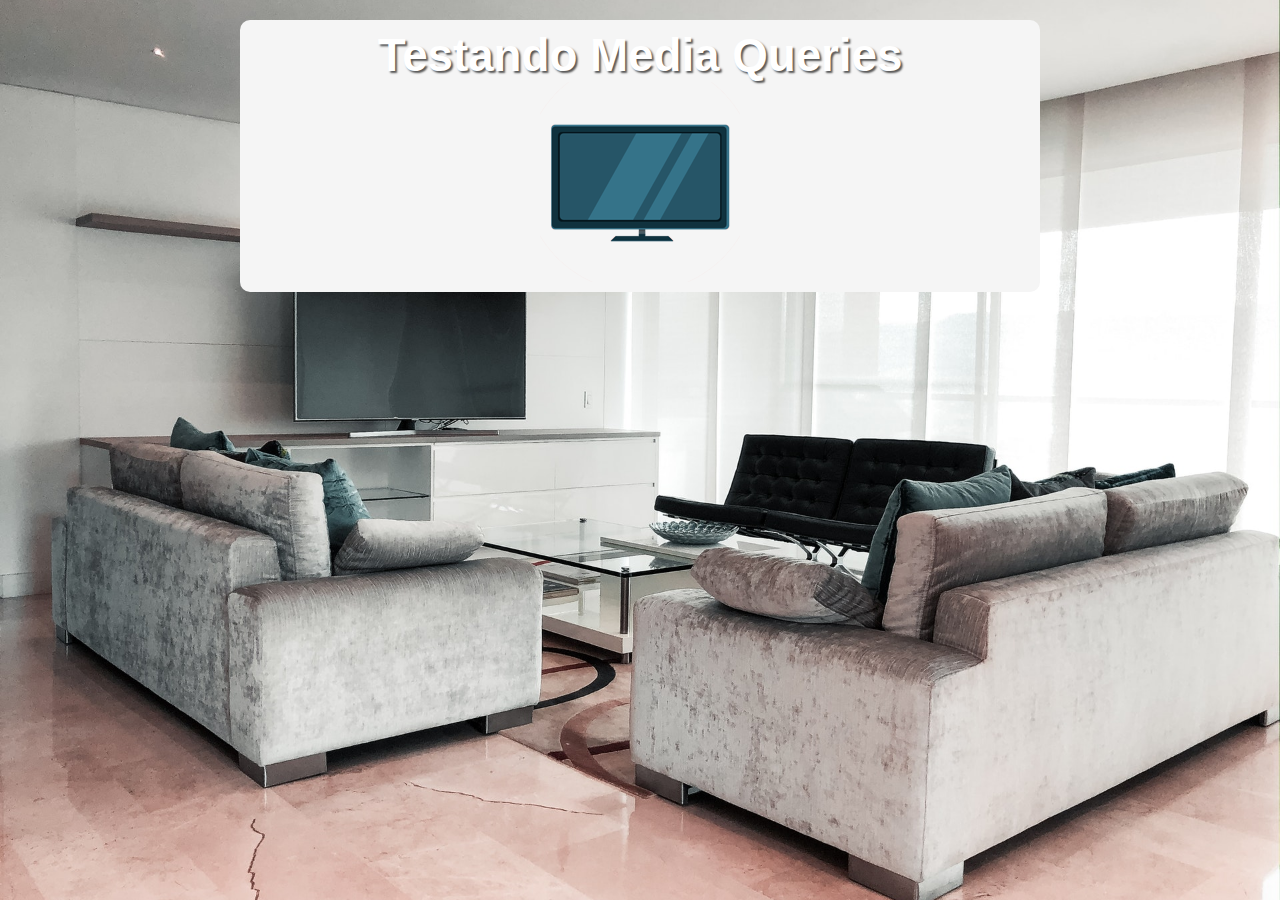
<file: mq004_desafio/index.html>
<!DOCTYPE html>
<html lang="pt-br">
<head>
    <meta charset="UTF-8">
    <meta http-equiv="X-UA-Compatible" content="IE=edge">
    <meta name="viewport" content="width=device-width, initial-scale=1.0">
    <link rel="stylesheet" href="estilos/style.css">
    <link rel="stylesheet" href="estilos/media-queries.css">
    <title>Medias Queries</title>
</head>
<body>
    <main>
        <h1>Testando Media Queries</h1>
        <img id="phone" src="imagens/icon-phone.png" alt="Acessando via smartphone">
        <img id="tablet" src="imagens/icon-tablet.png" alt="Acessando via Tablet">
        <img id="impressora" src="imagens/icon-print.png" alt="Versão para impressão">
        <img id="pc" src="imagens/icon-pc.png" alt="Versão para Desktop">
        <img id="tv" src="imagens/icon-tv.png" alt="Versão para TV">
    </main> 

    
</body>
</html>
</file>
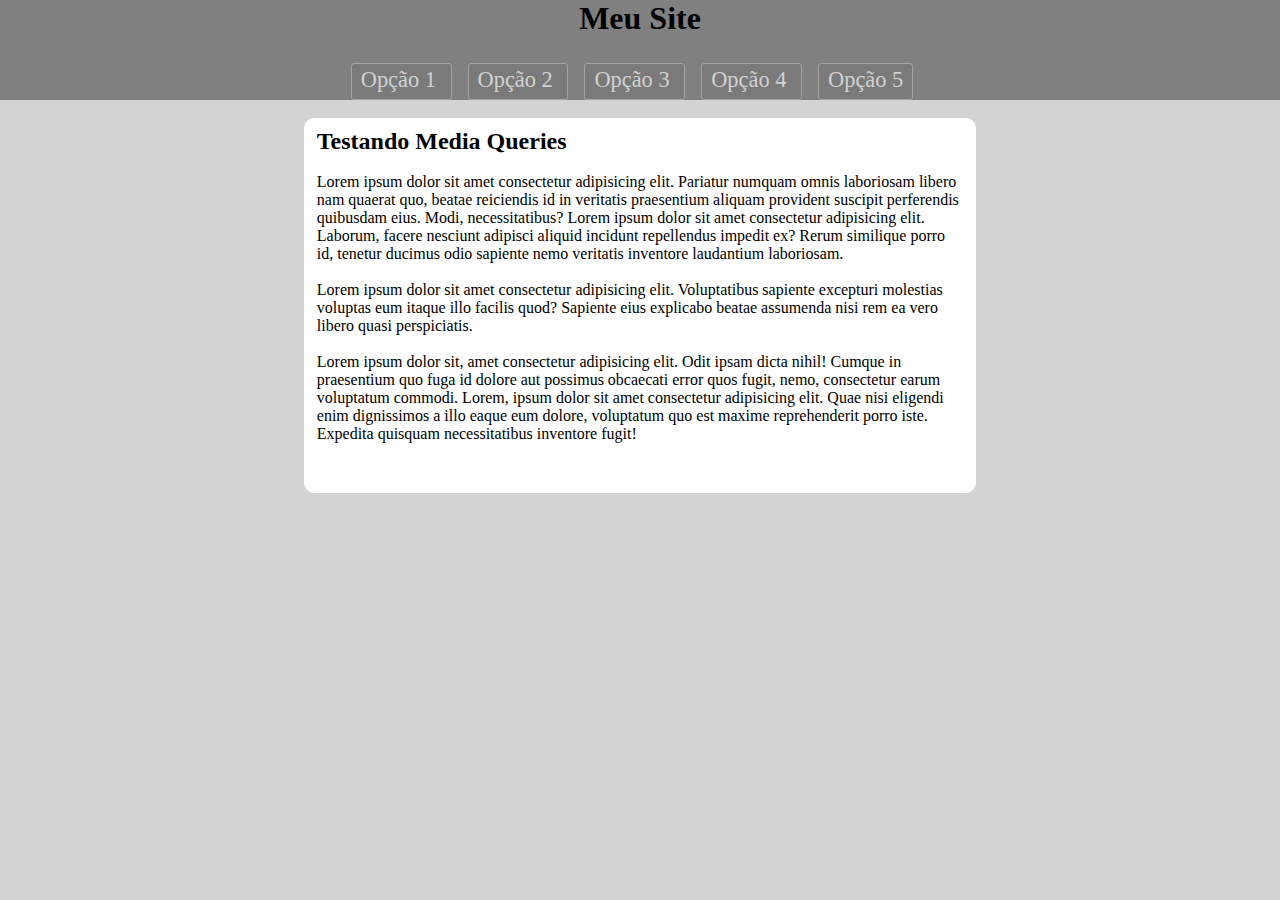
<file: mq005_desafio/index.html>
<!DOCTYPE html>
<html lang="pt-br">
<head>
    <meta charset="UTF-8">
    <meta http-equiv="X-UA-Compatible" content="IE=edge">
    <meta name="viewport" content="width=device-width, initial-scale=1.0">
    <link rel="stylesheet" href="estilos/style.css">
    <title>Media Queries 005</title>
</head>
<body onresize="mudouTamanho()">
    <header id="cabeca">
        <h1>Meu Site</h1>
        
        <li id="first" onclick="clicar()"> <a   href="#">☰</a></li> 
        <nav id="res"> 
            <ul> 

                <li><a href="#">Opção 1 </a></li>
                <li> <a href="#">Opção 2 </a></li>
                <li> <a href="#">Opção 3 </a></li>
                <li> <a href="#">Opção 4 </a></li>
                <li> <a href="#">Opção 5 </a></li>
            
        </ul> 
    </nav>
    </header>


    <main>
        <article>

            <h2> Testando Media Queries</h2>
            <br>
            <p> Lorem ipsum dolor sit amet consectetur adipisicing elit. Pariatur numquam omnis laboriosam libero nam quaerat quo, beatae reiciendis id in veritatis praesentium aliquam provident suscipit perferendis quibusdam eius. Modi, necessitatibus? Lorem ipsum dolor sit amet consectetur adipisicing elit. Laborum, facere nesciunt adipisci aliquid incidunt repellendus impedit ex? Rerum similique porro id, tenetur ducimus odio sapiente nemo veritatis inventore laudantium laboriosam.</p>
            <br>
            <p>Lorem ipsum dolor sit amet consectetur adipisicing elit. Voluptatibus sapiente excepturi molestias voluptas eum itaque illo facilis quod? Sapiente eius explicabo beatae assumenda nisi rem ea vero libero quasi perspiciatis.</p>
            <br>
            <p> Lorem ipsum dolor sit, amet consectetur adipisicing elit. Odit ipsam dicta nihil! Cumque in praesentium quo fuga id dolore aut possimus obcaecati error quos fugit, nemo, consectetur earum voluptatum commodi. Lorem, ipsum dolor sit amet consectetur adipisicing elit. Quae nisi eligendi enim dignissimos a illo eaque eum dolore, voluptatum quo est maxime reprehenderit porro iste. Expedita quisquam necessitatibus inventore fugit!</p>
        </article>
    </main>
    

    <script src="scripts.js"></script>
</body>

</html>
</file>
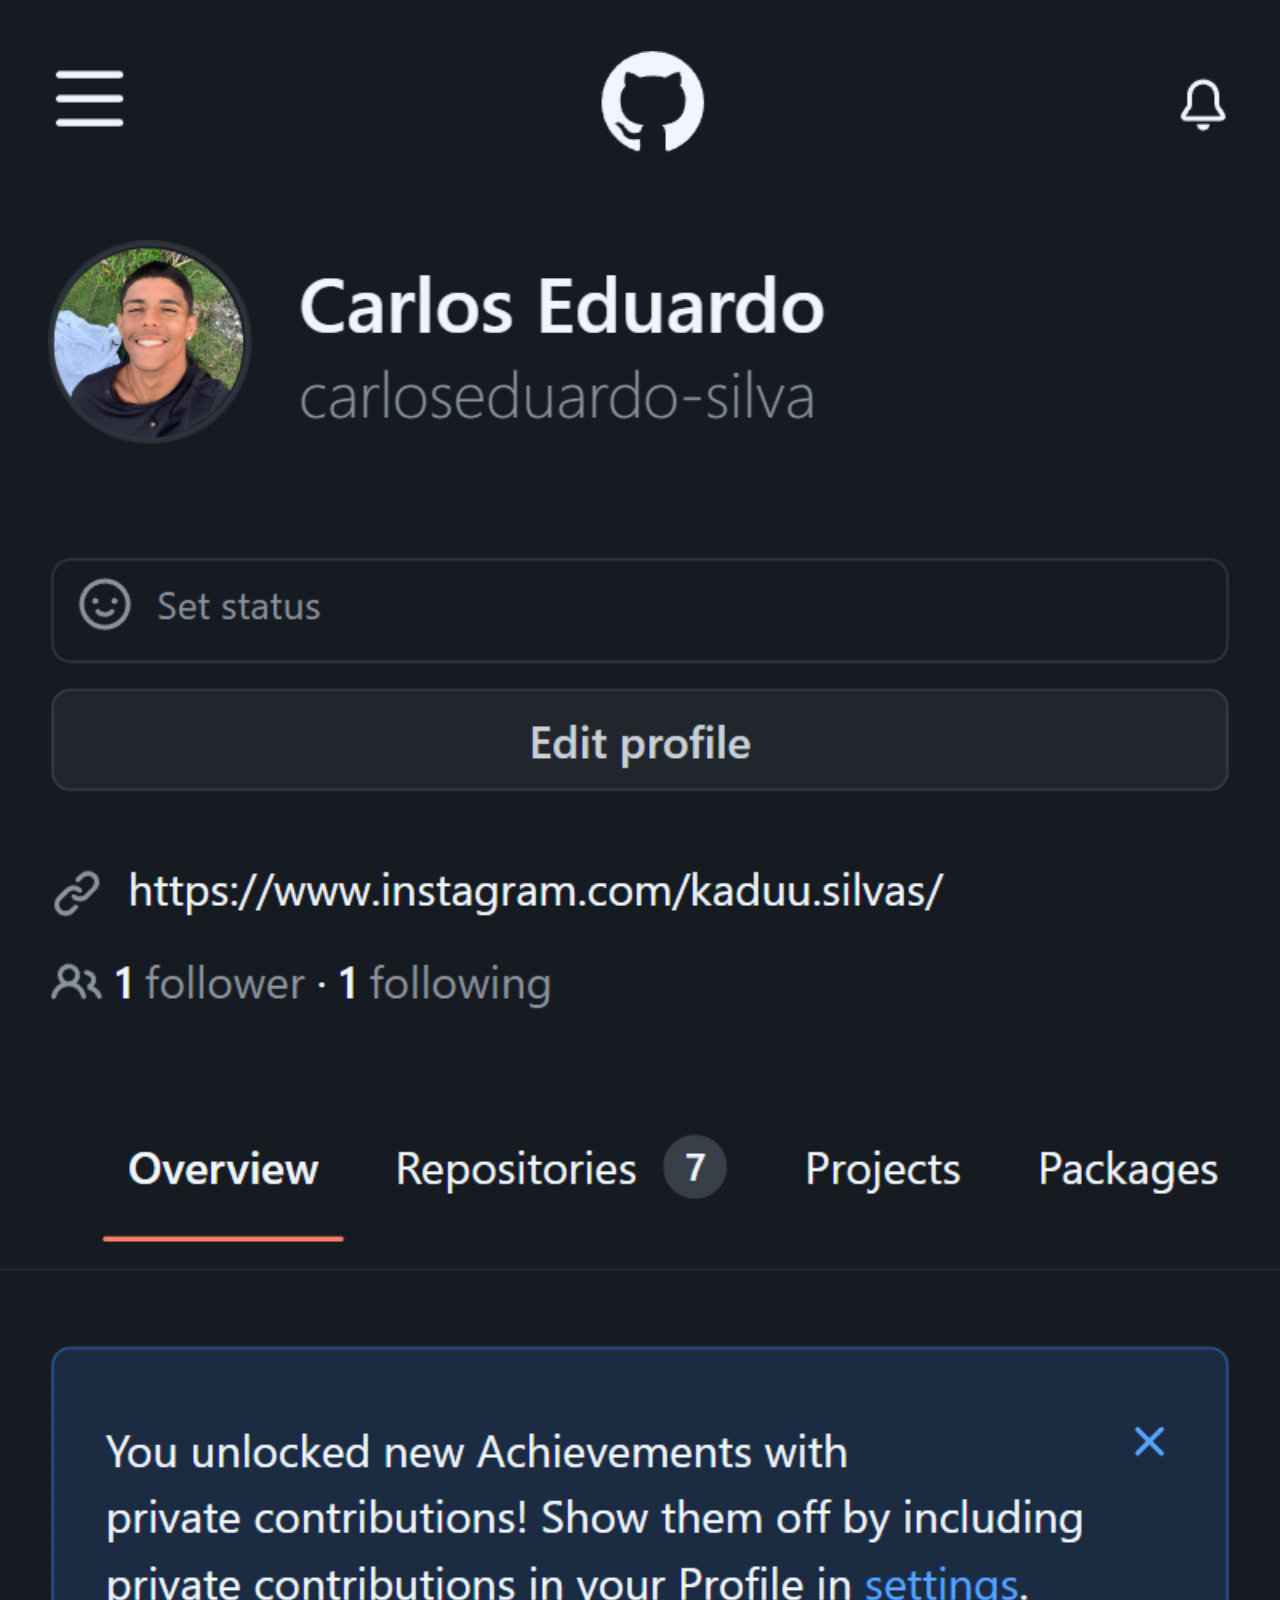
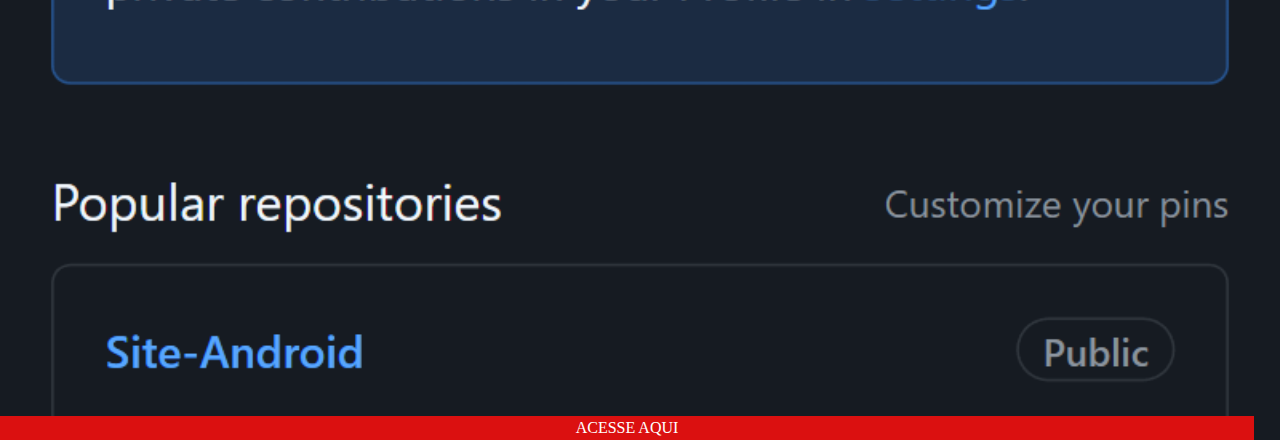
<file: projeto-redesociais/github.html>
<!DOCTYPE html>
<html lang="pt-br">
<head>
    <meta charset="UTF-8">
    <meta http-equiv="X-UA-Compatible" content="IE=edge">
    <meta name="viewport" content="width=device-width, initial-scale=1.0">
    <title>Document</title>
    <style> 
         * {
        margin: 0px;
        padding: 0px;

    }

    ::-webkit-scrollbar {
        width: 0px;
        height: 0px;
    }

    body{
        background: url(imagens/github.png) top center no-repeat;
        background-size: cover;
        width: 93vw;
        height: 207vh;
    }
    footer{
            background-color: rgb(219, 16, 16);
            padding: 3px;
            text-align: center;
            width: 97.5%;
            position: absolute ;
            top: 224%;
            
            
            
        }
        a{
            color: white;
            text-decoration: none;
            font-size: 1em;
        }
        footer  a:hover{
            color: lightgoldenrodyellow;
            text-decoration:underline;
        }
        
        
        
        </style>
    
</head>
<body>
    <footer> <a target="_blank" href="https://github.com/carloseduardo-silva"> ACESSE AQUI </a> </footer>
</body>
</html>
</file>
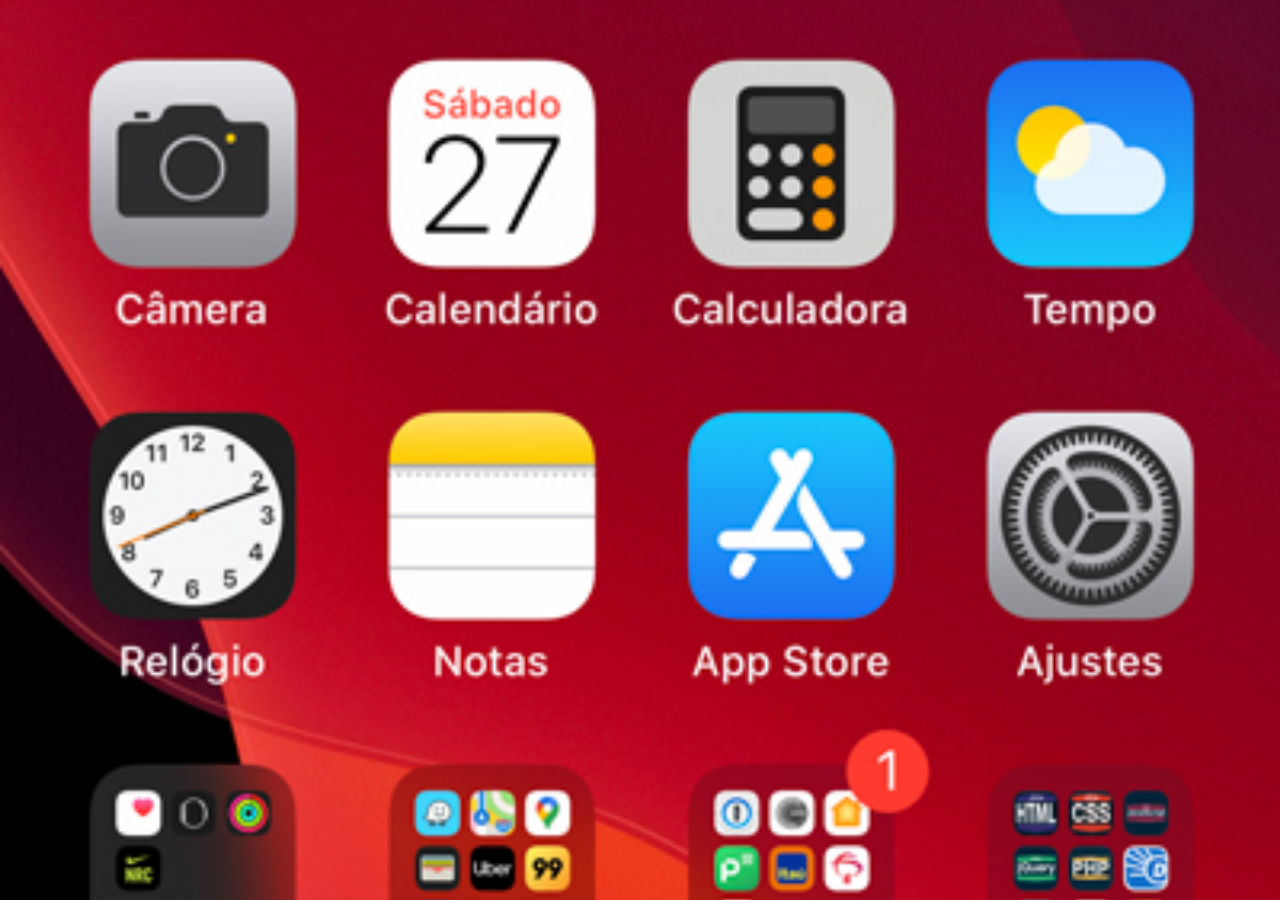
<file: projeto-redesociais/home.html>
<!DOCTYPE html>
<html lang="pt-br">
<head>
    <meta charset="UTF-8">
    <meta http-equiv="X-UA-Compatible" content="IE=edge">
    <meta name="viewport" content="width=device-width, initial-scale=1.0">
    <title>Document</title>
    <style> 
    *{
        margin: 0px;
        padding: 0px;

    }
    body{
        height: 100vh;
        width: 100vw;
        background: black url(imagens/tela-home.jpg) no-repeat top center ;
        background-size: cover;
       

    }
    
    
    
    
    </style>

</head>
<body>

    
</body>
</html>
</file>
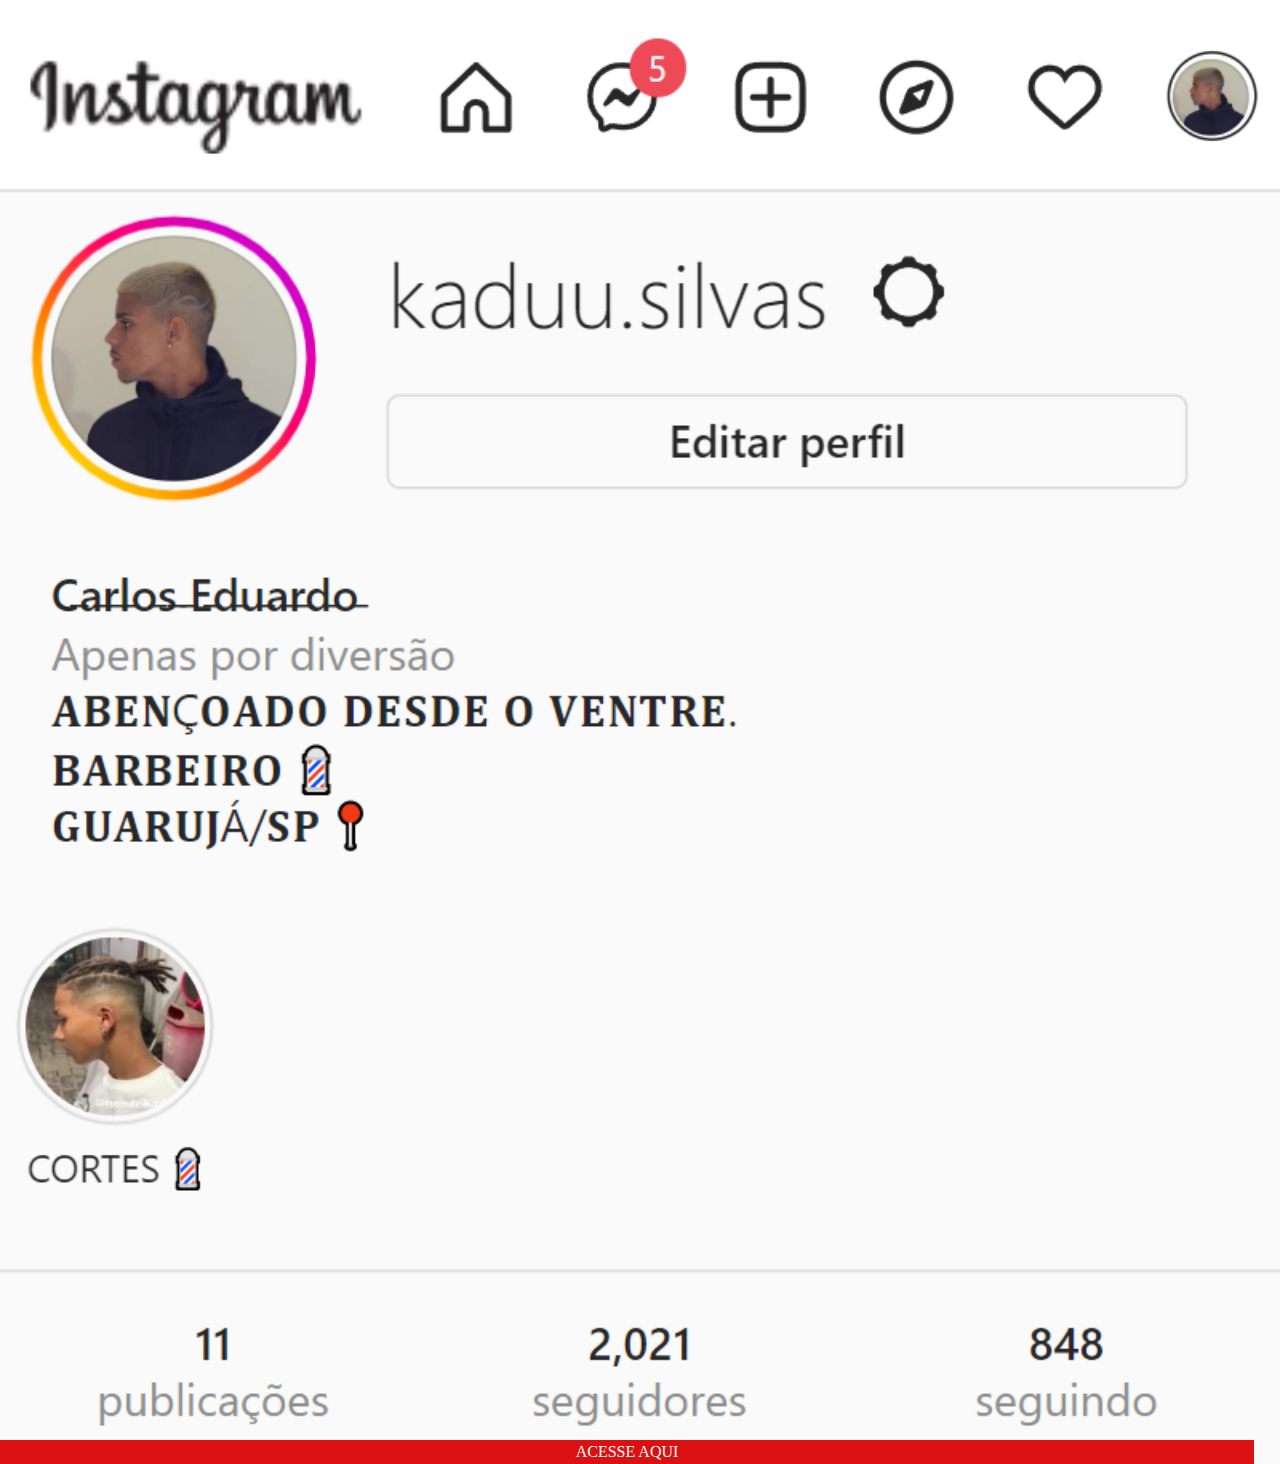
<file: projeto-redesociais/insta.html>
<!DOCTYPE html>
<html lang="pt-br">
<head>
    <meta charset="UTF-8">
    <meta http-equiv="X-UA-Compatible" content="IE=edge">
    <meta name="viewport" content="width=device-width, initial-scale=1.0">
    <title>Document</title>
   <style>
     * {
        margin: 0px;
        padding: 0px;

    }
    ::-webkit-scrollbar {
        width: 0px;
        height: 0px;
    }

    body{
        background: url(imagens/instagram.png) top center no-repeat;
        background-size: cover;
        width: 93vw;
        height: 138vh;
    }
    footer{
            background-color: rgb(219, 16, 16);
            padding: 3px;
            text-align: center;
            width: 97.5%;
            position: absolute ;
            top: 160%;
            
            
            
        }
        a{
            color: white;
            text-decoration: none;
            font-size: 1em;
        }
        footer  a:hover{
            color: lightgoldenrodyellow;
            text-decoration:underline;
        }

    

   </style>
</head>
<body>
    <footer><a target="_blank" href="https://www.instagram.com/kaduu.silvas/"> ACESSE AQUI </a> </footer>
    
</body>
</html>
</file>
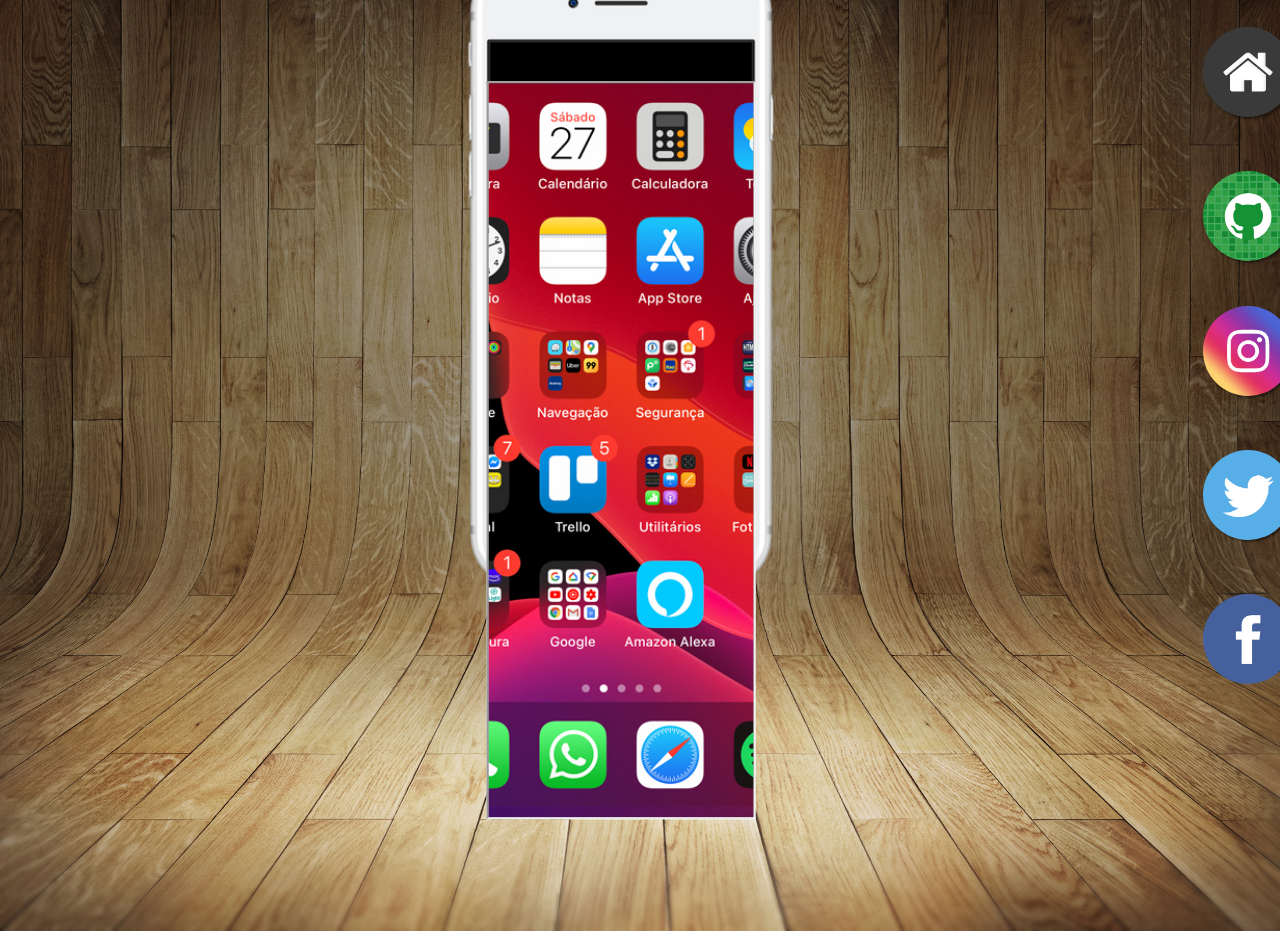
<file: projeto-redesociais/principal.html>
<!DOCTYPE html>
<html lang="pt-br">
<head>
    <meta charset="UTF-8">
    <meta http-equiv="X-UA-Compatible" content="IE=edge">
    <meta name="viewport" content="width=device-width, initial-scale=1.0">
    <link rel="shortcut icon" href="favicon.ico" type="image/x-icon">
    <title>Redes Sociais</title>
    <link rel="stylesheet" href="style.css">
    <style>
        body{
            font-family: Arial, Helvetica, sans-serif;
        }
    </style>
</head>

<body>
    
  
        <div id="celular">
        
            
        </div>
        <iframe  name="iphone" id="iphone" src="home.html"  > </iframe>
   


    <section id="icones">
        <a target="iphone" href="home.html"><img id="icone" src="imagens/logo-home.jpg" alt="home-logo"></a>
        <a target="iphone" href="github.html"><img id="icone1" src="imagens/logo-github.jpg" alt="github-logo"></a>
        <a target="iphone" href="insta.html"><img id="icone2" src="imagens/logo-instagram.jpg" alt="instagram-logo"></a>
        <a target="iphone" href="twitter.html"><img id="icone3" src="imagens/logo-twitter.jpg" alt="twitter-logo"></a>
        <a target="iphone" href="facebook.html"> <img id="icone4" src="imagens/logo-facebook.jpg" ></a>
    </section>
    
    
</body>
</html>
</file>
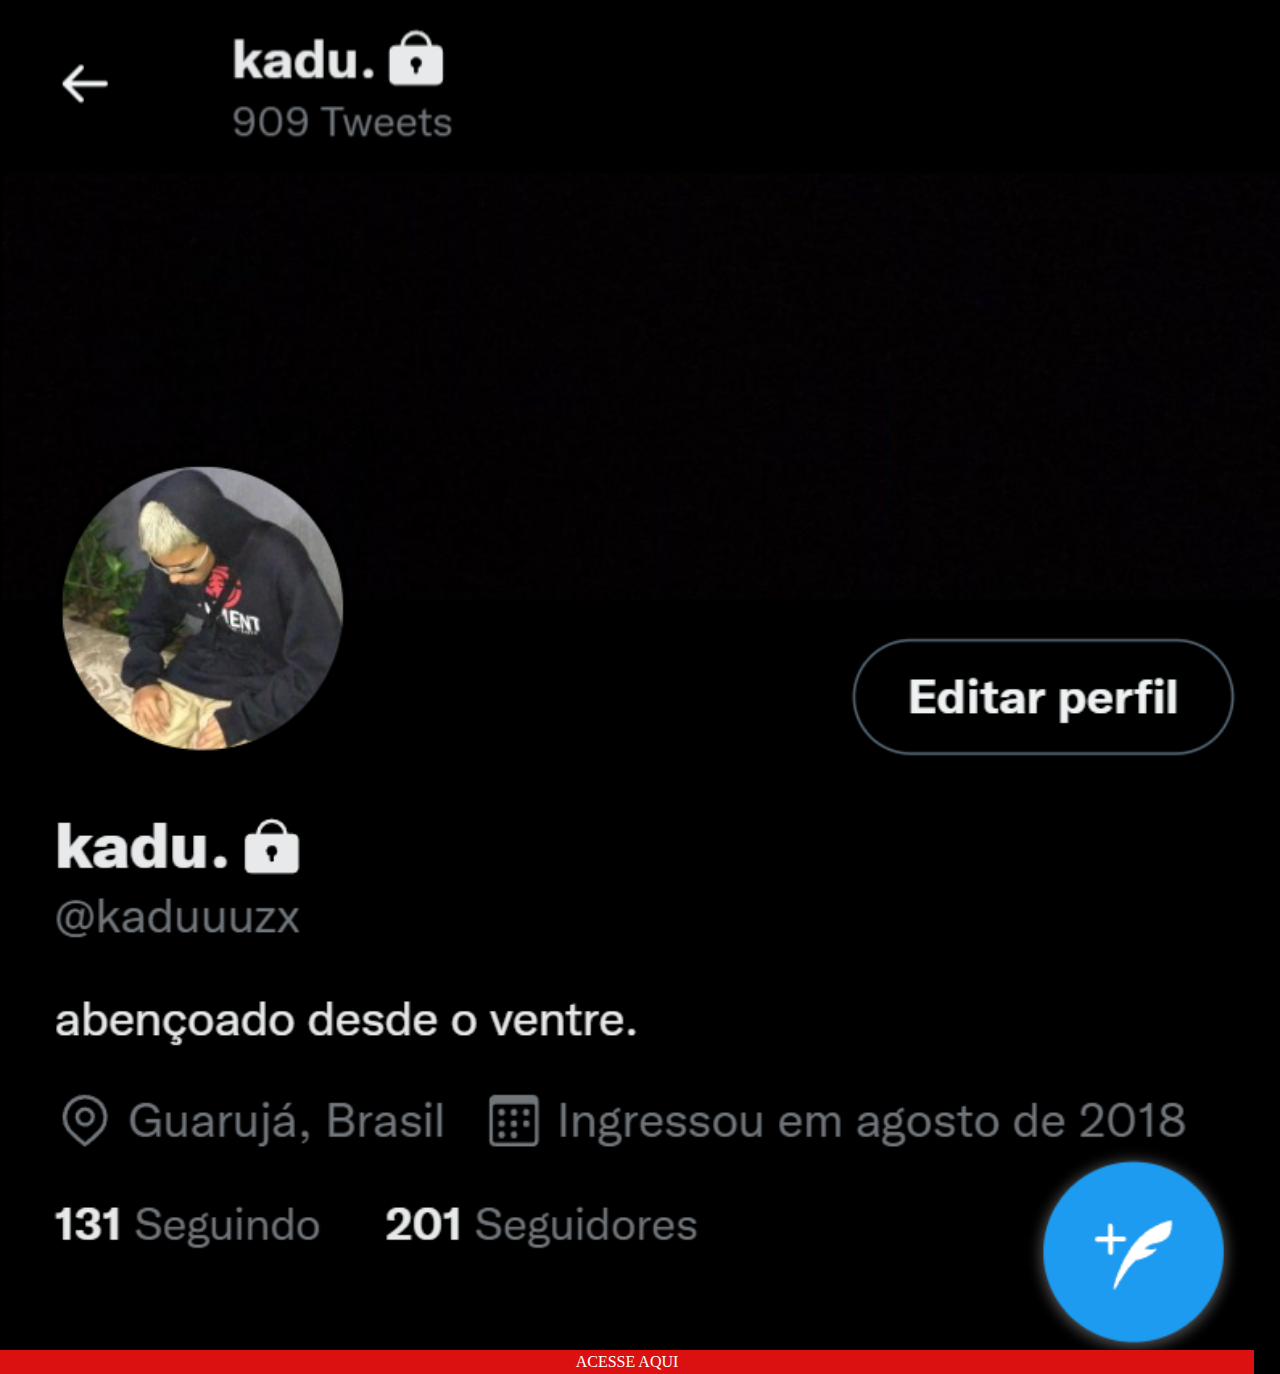
<file: projeto-redesociais/twitter.html>
<!DOCTYPE html>
<html lang="pt-br">
<head>
    <meta charset="UTF-8">
    <meta http-equiv="X-UA-Compatible" content="IE=edge">
    <meta name="viewport" content="width=device-width, initial-scale=1.0">
   
    <title>Document</title>
    <style> 
     * {
        margin: 0px;
        padding: 0px;

    }

    ::-webkit-scrollbar {
        width: 0px;
        height: 0px;
    }


    body{
        background: url(imagens/twitter.png) top center no-repeat;
        background-size: cover;
        width: 93vw;
        height: 138vh;
    }
       
    
        
        footer{
            background-color: rgb(219, 16, 16);
            padding: 3px;
            text-align: center;
            width: 97.5%;
            position: absolute ;
            top: 150%;
            
            
            
        }
        a{
            color: white;
            text-decoration: none;
            font-size: 1em;
        }
        footer  a:hover{
            color: lightgoldenrodyellow;
            text-decoration:underline;
        }
        
        
        
        </style>
    
</head>
<body>
    
    
    <footer><a target="_blank" href="https://twitter.com/kaduuuzx"> ACESSE AQUI </a></footer>

</body>
</html>
</file>
<file: mq004_desafio/estilos/style.css>
@charset "UTF-8";

*{
    font-family: Arial, Helvetica, sans-serif;
    font-size: 1.3em;
    margin: 0px;
    padding: 0px;
    box-sizing: border-box;
}

 html { 
    width: 100%;
    height: 100vh;

}

body{
    background-image: url(../imagens/back-phone.jpg);
    background-repeat: no-repeat;
    background-color: black;
    background-position: center center;
    background-size: cover;
}

main{
    background-color:whitesmoke;
    border-radius: 10px;
    margin: auto;
    width: 90vw;
    padding: 10px;
    margin-top: 20px;
}
h1{
    text-align: center;
    color: white;
    text-shadow: 2px 2px 2px rgba(0, 0, 0, 0.651);
}

img{
    display: block;
    margin: auto;

}

img#phone{
    display: none;
}

img#tablet{
    display: none;
}

img#impressora{
    display: none;
}

img#pc{
    display: none;
}

img#tv{
    display: none;
}
</file>
<file: mq004_desafio/estilos/media-queries.css>
@charset "UTF-8";

/* Configuração para impressão  */
@media print {
    img{
        padding: 10px;
        margin: 10px;
    }
    img#phone{
        display: none;
    }

    img#tablet{
        display: none;
    }
    
    img#pc{
        display: none;
    }

    img#tv{
        display: none;
    }

    img#impressora{
        margin: auto;
        display: block;
    }

    main{
        border: 2px solid black;
    }

    main h1{
        color: black;
        text-shadow: none;
    }

    main::after{
        text-align: center;
        font-family: 'Courier New', Courier, monospace;
        font-size: 0.8em;
        content: ' Este arquivo foi modificado diretamente pelo uso de Media Queries ' ;
        text-decoration: solid ;
    }
}
/* Configuração Mobile  */
@media screen and (max-width: 768px){
img#phone{
    display: block;
}

    
}
/* Configuração Tablets */
@media  screen and (min-width: 769px) {
    img#tablet{
        display: block;
    }

    body{
        background-image: url(../imagens/back-tablet.jpg);
    }
}
/* Configuração para DeskTop e Telas Menores */
@media screen and (min-width: 992px){
    img#tablet{
        display: none;
    }
    
    img#pc{
        display: block;
    }

    body{
        background-image: url(../imagens/back-pc.jpg);
    }
  
    /*Configuração para TVs */  
}
@media  screen and (min-width: 1200px) {
    img#tablet{
        display: none;
    }
    
    img#pc{
        display: none;
    }

    img#tv{
        display: block;
    }

    body{
        background-image: url(../imagens/back-tv.jpg);
    }

    main{
        width: 800px;
    }

    
}
</file>
<file: mq005_desafio/estilos/style.css>
@charset "UTF-8";

*{
    margin: 0px;
    padding: 0px;
}

body{
    background-color: lightgrey;
}

header{
    background-color: grey;
    height: 100px;
}

header h1 {
    text-align: center;
}

header  li  a {
    text-align: center;
    text-decoration: none;
    color: rgb(209, 209, 209);
    font-size: 1.4em;
    width: 100vw;
}

header  li  a:hover{
    text-decoration: underline;
}

header li#first  {
    text-decoration: none;
    color: rgba(10, 10, 10, 0);
    font-size: 1.4em;
    text-align: center;
    background-color: rgb(71, 71, 71);
    width: 100vw;
    margin-top: 20px;
    padding-bottom: 5px;
    
}

header li#first:hover{
    background-color: rgb(255, 255, 255);
  
}

header  li#first a:hover{
   color: black;
}

#res{
    display: none;
}

header nav#res ul li {
    padding: 6px;
    text-align: center;
    background-color: grey;
    width: 100vw;
    color: white;
    border: 1.3px solid rgba(190, 190, 190, 0.623);
    
}


header nav ul li:hover{
    background-color: lightgrey;
}

main article{
    background-color: white;
    width: 72vw;
    margin: auto;
    margin-top: 12px;
    border-radius: 10px;
    padding: 10px 13px 50px 13px;
}


@media (min-width: 950px) {

    main article {
        width: 50.5vw;
    }
    
}

@media (min-width: 750px) {
    header#cabeca {
        margin-bottom: 2vh;
    }

    header nav {
        margin-top: 30px;
    }

    header nav#res ul{
        text-align: center;
    }

    header nav#res ul li {
        display: inline;
        text-align: center;
        background-color: rgb(122, 122, 122);
        padding: 9px;
        color: white;
        border-radius: 3px;
        border: 1.3px solid rgba(190, 190, 190, 0.623);
        margin-right: 16px;
        
       
    }

    #res{
        display: block;
    }

    header li#first {
        display: none;}

    
     
    
}
</file>
<file: projeto-redesociais/style.css>
* {
    margin: 0px;
    padding: 0px;
}

html, body{
    width: 90vw;
    height: 100vh;
}


body{
    background: url(imagens/fundo-madeira.jpg) no-repeat top center ;
    background-size: cover;
    background-attachment: fixed;

}

#celular{
    position: absolute;
    background: url(imagens/frame-iphone.png) no-repeat;

    height: 109vh;
    width: 27.29vw;

    left: 50%;
    top: 50%;
    transform: translate(-50%, -50%);
}

iframe#iphone{
    height: 81.5vh;
    width: 20.7vw;
    position: absolute;
    background-color: white;
    left: 48.5%;
    top: 50%;
    transform: translate(-50%, -50%);

   

}
img#icone{
    position: absolute;
    left: 94%;
    top: 3%;
    width: 10vh;
    height: 10vh;
    border-radius: 50%;
    box-shadow: 2px 2px 2px rgba(0, 0, 0, 0.436);
    box-sizing: border-box;

}
img#icone1{
    position: absolute;
    left: 94%;
    top: 19%;
    width: 10vh;
    height: 10vh;
    border-radius: 50%;
    box-shadow: 2px 2px 2px rgba(0, 0, 0, 0.436);
    box-sizing: border-box;

}
img#icone2{
    position: absolute;
    left: 94%;
    top: 34%;
    width: 10vh;
    height: 10vh;
    border-radius: 50%;
    box-shadow: 2px 2px 2px rgba(0, 0, 0, 0.436);
    box-sizing: border-box;
}
img#icone3{
    position: absolute;
    left: 94%;
    top: 50%;
    width: 10vh;
    height: 10vh;
    border-radius: 50%;
    box-shadow: 2px 2px 2px rgba(0, 0, 0, 0.436);
    box-sizing: border-box;
}

section#icones img:hover {
    border: 2px solid white;
    box-shadow: 5px 5px 10px rgba(0, 0, 0, 0.44);
    box-sizing: border-box;
    transform: translate(-3px, -3px);
    transition: transform 0.7s,  border 1s;
}

img#icone4 {
    position: absolute;
    width: 10vh;
    height: 10vh;
    border-radius: 50%;
    left: 94%;
    top: 66%;

}
</file>
